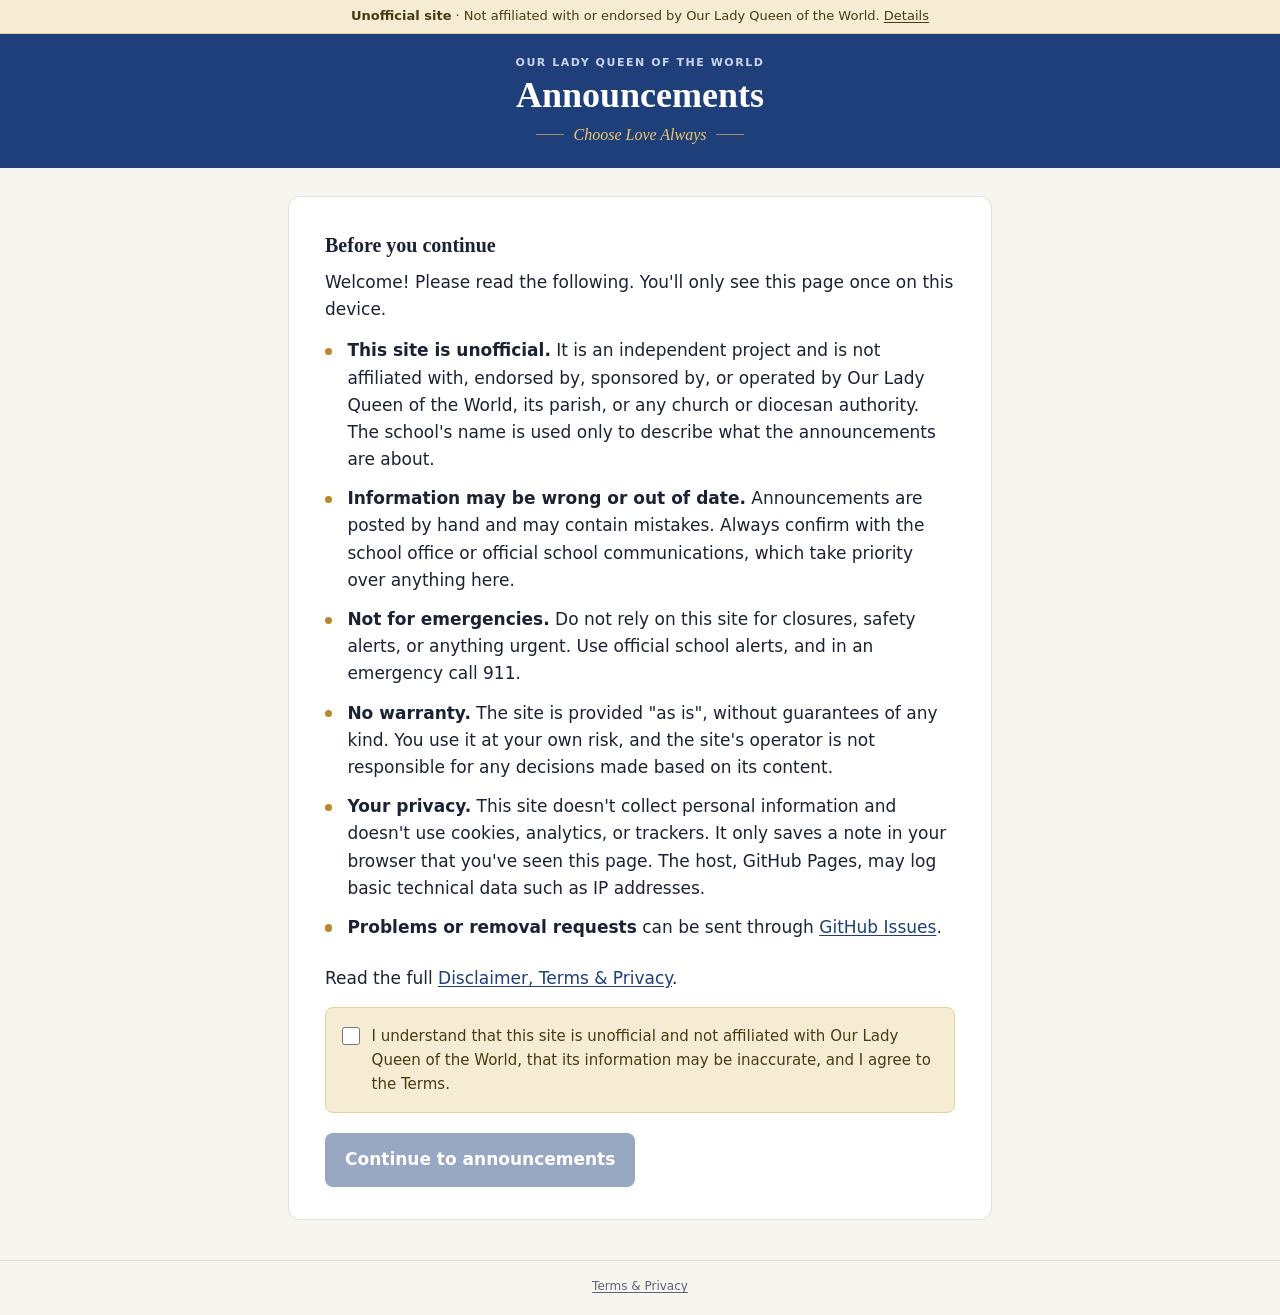
<file: index.html>
<!doctype html>
<html lang="en">
<head>
  <meta charset="utf-8">
  <meta name="viewport" content="width=device-width, initial-scale=1">
  <title>OLQW Announcements (Unofficial)</title>
  <meta name="description" content="Unofficial daily announcements for Our Lady Queen of the World. Not affiliated with or endorsed by the school.">
  <script src="assets/gate.js"></script>
  <link rel="stylesheet" href="assets/styles.css">
</head>
<body data-page="home">
  <div class="notice" role="note">
    <div class="wrap"><strong>Unofficial site</strong> · Not affiliated with or endorsed by Our Lady Queen of the World. <a href="legal.html">Details</a></div>
  </div>

  <header class="site-header">
    <div class="wrap">
      <p class="school">Our Lady Queen of the World</p>
      <h1 class="site-title"><a href="index.html">Announcements</a></h1>
      <p class="motto">Choose Love Always</p>
      <nav class="nav" aria-label="Main">
        <a href="index.html" aria-current="page">Today</a>
        <a href="past.html">Past</a>
        <a href="legal.html">Legal</a>
      </nav>
    </div>
  </header>

  <main>
    <div class="wrap">
      <h2 class="page-heading">Today's Announcements</h2>
      <noscript><p>This page needs JavaScript turned on to show announcements.</p></noscript>
      <div id="announcements" aria-live="polite"></div>
    </div>
  </main>

  <footer class="site-footer">
    <div class="wrap">
      <p>Independent and unofficial. Not affiliated with or endorsed by Our Lady Queen of the World. Information may be inaccurate, and this site is not for emergencies.</p>
      <p><a href="legal.html">Terms &amp; Privacy</a> · <a href="https://github.com/olqwh/announcements/issues" rel="noopener">Report a problem</a></p>
    </div>
  </footer>

  <script src="announcements.js"></script>
  <script src="assets/site.js"></script>
</body>
</html>
</file>
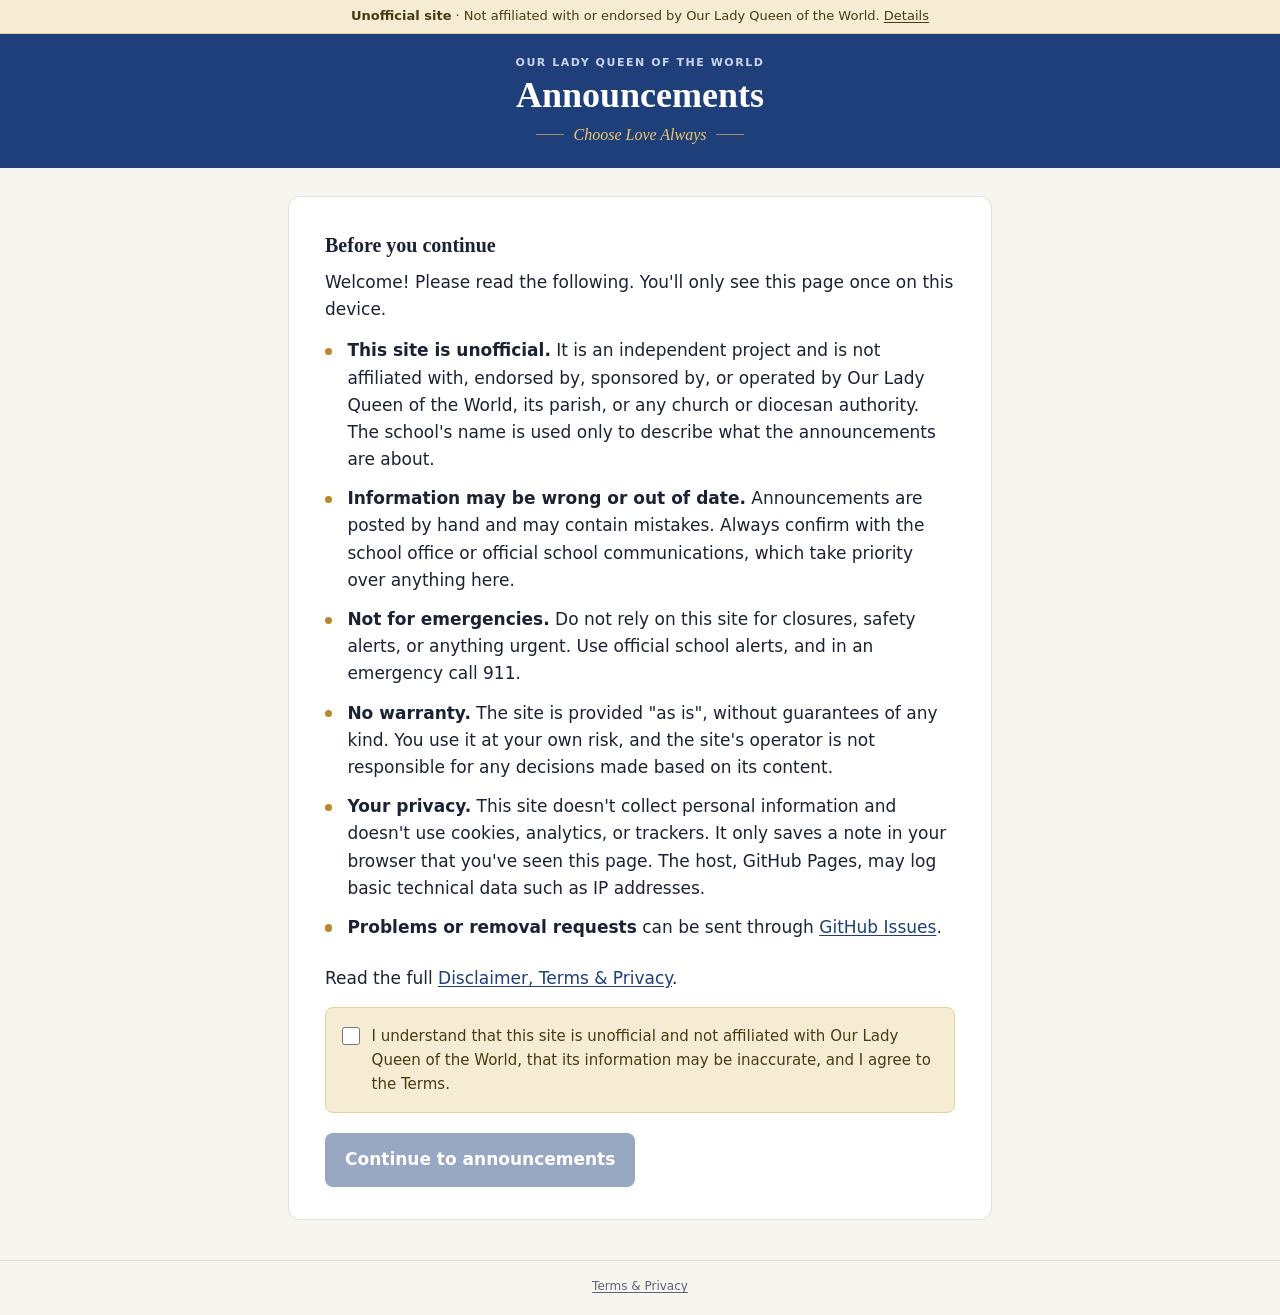
<file: intro.html>
<!doctype html>
<html lang="en">
<head>
  <meta charset="utf-8">
  <meta name="viewport" content="width=device-width, initial-scale=1">
  <title>Welcome · OLQW Announcements (Unofficial)</title>
  <meta name="description" content="Please read before continuing: this is an unofficial site, not affiliated with Our Lady Queen of the World.">
  <link rel="stylesheet" href="assets/styles.css">
</head>
<body>
  <div class="notice" role="note">
    <div class="wrap"><strong>Unofficial site</strong> · Not affiliated with or endorsed by Our Lady Queen of the World. <a href="legal.html">Details</a></div>
  </div>

  <header class="site-header">
    <div class="wrap" style="padding-bottom: 1.25rem;">
      <p class="school">Our Lady Queen of the World</p>
      <h1 class="site-title">Announcements</h1>
      <p class="motto">Choose Love Always</p>
    </div>
  </header>

  <main>
    <div class="wrap">
      <div class="intro-card prose">
        <h2>Before you continue</h2>
        <p>Welcome! Please read the following. You'll only see this page once on this device.</p>

        <ul class="points">
          <li><strong>This site is unofficial.</strong> It is an independent project and is not affiliated with, endorsed by, sponsored by, or operated by Our Lady Queen of the World, its parish, or any church or diocesan authority. The school's name is used only to describe what the announcements are about.</li>
          <li><strong>Information may be wrong or out of date.</strong> Announcements are posted by hand and may contain mistakes. Always confirm with the school office or official school communications, which take priority over anything here.</li>
          <li><strong>Not for emergencies.</strong> Do not rely on this site for closures, safety alerts, or anything urgent. Use official school alerts, and in an emergency call 911.</li>
          <li><strong>No warranty.</strong> The site is provided "as is", without guarantees of any kind. You use it at your own risk, and the site's operator is not responsible for any decisions made based on its content.</li>
          <li><strong>Your privacy.</strong> This site doesn't collect personal information and doesn't use cookies, analytics, or trackers. It only saves a note in your browser that you've seen this page. The host, GitHub Pages, may log basic technical data such as IP addresses.</li>
          <li><strong>Problems or removal requests</strong> can be sent through <a href="https://github.com/olqwh/announcements/issues" rel="noopener">GitHub Issues</a>.</li>
        </ul>

        <p>Read the full <a href="legal.html">Disclaimer, Terms &amp; Privacy</a>.</p>

        <form id="ack-form">
          <label class="agree">
            <input id="agree" type="checkbox">
            <span>I understand that this site is unofficial and not affiliated with Our Lady Queen of the World, that its information may be inaccurate, and I agree to the Terms.</span>
          </label>
          <button id="continue" class="btn" type="submit" disabled>Continue to announcements</button>
        </form>
        <noscript><p>JavaScript is required to continue.</p></noscript>
      </div>
    </div>
  </main>

  <footer class="site-footer">
    <div class="wrap">
      <p><a href="legal.html">Terms &amp; Privacy</a></p>
    </div>
  </footer>

  <script src="assets/intro.js"></script>
</body>
</html>
</file>
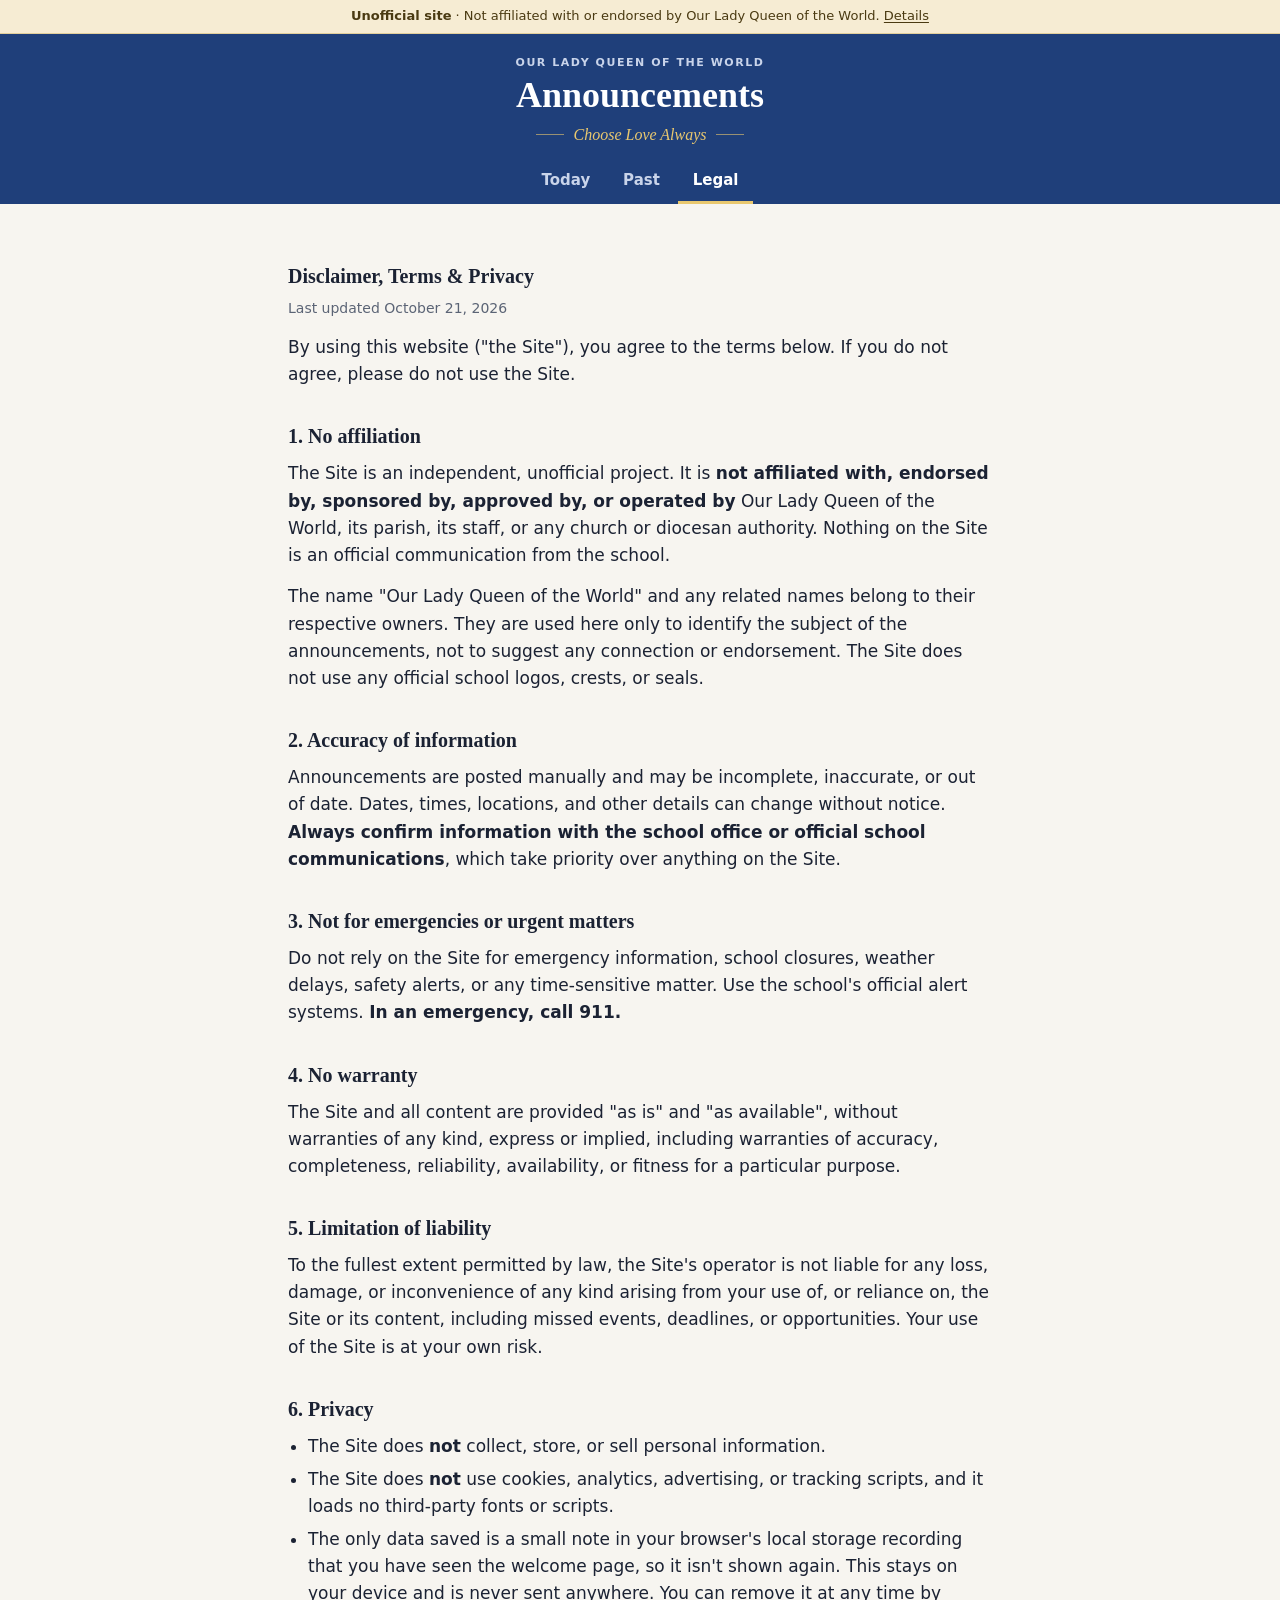
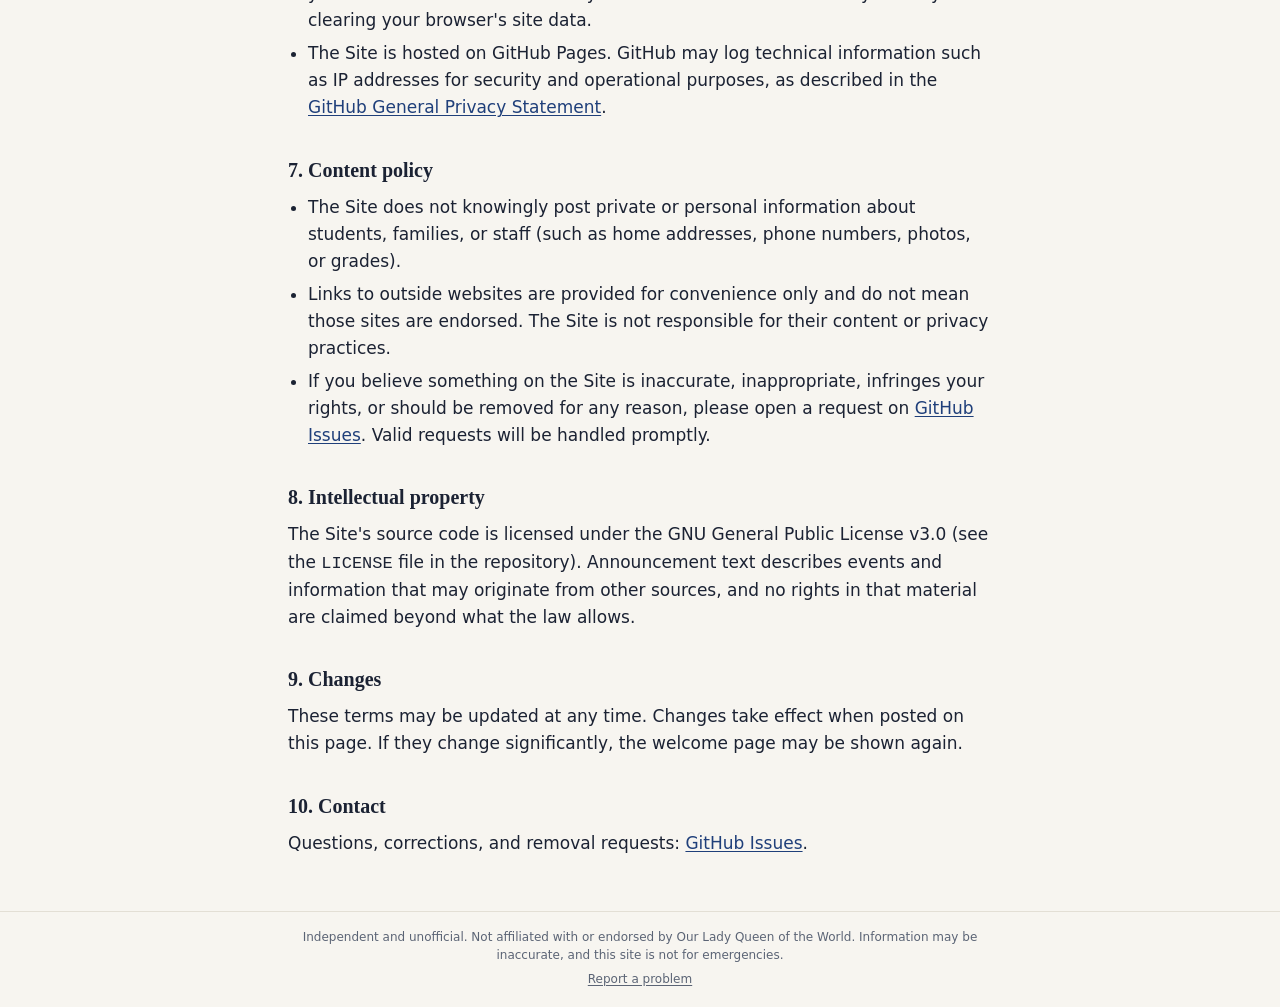
<file: legal.html>
<!doctype html>
<html lang="en">
<head>
  <meta charset="utf-8">
  <meta name="viewport" content="width=device-width, initial-scale=1">
  <title>Disclaimer, Terms &amp; Privacy · OLQW Announcements (Unofficial)</title>
  <meta name="description" content="Disclaimer, terms of use and privacy information for this unofficial announcements site.">
  <link rel="stylesheet" href="assets/styles.css">
</head>
<body>
  <div class="notice" role="note">
    <div class="wrap"><strong>Unofficial site</strong> · Not affiliated with or endorsed by Our Lady Queen of the World. <a href="legal.html">Details</a></div>
  </div>

  <header class="site-header">
    <div class="wrap">
      <p class="school">Our Lady Queen of the World</p>
      <h1 class="site-title"><a href="index.html">Announcements</a></h1>
      <p class="motto">Choose Love Always</p>
      <nav class="nav" aria-label="Main">
        <a href="index.html">Today</a>
        <a href="past.html">Past</a>
        <a href="legal.html" aria-current="page">Legal</a>
      </nav>
    </div>
  </header>

  <main>
    <div class="wrap prose">
      <h2 class="page-heading">Disclaimer, Terms &amp; Privacy</h2>
      <p class="meta">Last updated October 21, 2026</p>
      <p>By using this website ("the Site"), you agree to the terms below. If you do not agree, please do not use the Site.</p>

      <h2>1. No affiliation</h2>
      <p>The Site is an independent, unofficial project. It is <strong>not affiliated with, endorsed by, sponsored by, approved by, or operated by</strong> Our Lady Queen of the World, its parish, its staff, or any church or diocesan authority. Nothing on the Site is an official communication from the school.</p>
      <p>The name "Our Lady Queen of the World" and any related names belong to their respective owners. They are used here only to identify the subject of the announcements, not to suggest any connection or endorsement. The Site does not use any official school logos, crests, or seals.</p>

      <h2>2. Accuracy of information</h2>
      <p>Announcements are posted manually and may be incomplete, inaccurate, or out of date. Dates, times, locations, and other details can change without notice. <strong>Always confirm information with the school office or official school communications</strong>, which take priority over anything on the Site.</p>

      <h2>3. Not for emergencies or urgent matters</h2>
      <p>Do not rely on the Site for emergency information, school closures, weather delays, safety alerts, or any time-sensitive matter. Use the school's official alert systems. <strong>In an emergency, call 911.</strong></p>

      <h2>4. No warranty</h2>
      <p>The Site and all content are provided "as is" and "as available", without warranties of any kind, express or implied, including warranties of accuracy, completeness, reliability, availability, or fitness for a particular purpose.</p>

      <h2>5. Limitation of liability</h2>
      <p>To the fullest extent permitted by law, the Site's operator is not liable for any loss, damage, or inconvenience of any kind arising from your use of, or reliance on, the Site or its content, including missed events, deadlines, or opportunities. Your use of the Site is at your own risk.</p>

      <h2>6. Privacy</h2>
      <ul>
        <li>The Site does <strong>not</strong> collect, store, or sell personal information.</li>
        <li>The Site does <strong>not</strong> use cookies, analytics, advertising, or tracking scripts, and it loads no third-party fonts or scripts.</li>
        <li>The only data saved is a small note in your browser's local storage recording that you have seen the welcome page, so it isn't shown again. This stays on your device and is never sent anywhere. You can remove it at any time by clearing your browser's site data.</li>
        <li>The Site is hosted on GitHub Pages. GitHub may log technical information such as IP addresses for security and operational purposes, as described in the <a href="https://docs.github.com/en/site-policy/privacy-policies/github-general-privacy-statement" rel="noopener">GitHub General Privacy Statement</a>.</li>
      </ul>

      <h2>7. Content policy</h2>
      <ul>
        <li>The Site does not knowingly post private or personal information about students, families, or staff (such as home addresses, phone numbers, photos, or grades).</li>
        <li>Links to outside websites are provided for convenience only and do not mean those sites are endorsed. The Site is not responsible for their content or privacy practices.</li>
        <li>If you believe something on the Site is inaccurate, inappropriate, infringes your rights, or should be removed for any reason, please open a request on <a href="https://github.com/olqwh/announcements/issues" rel="noopener">GitHub Issues</a>. Valid requests will be handled promptly.</li>
      </ul>

      <h2>8. Intellectual property</h2>
      <p>The Site's source code is licensed under the GNU General Public License v3.0 (see the <code>LICENSE</code> file in the repository). Announcement text describes events and information that may originate from other sources, and no rights in that material are claimed beyond what the law allows.</p>

      <h2>9. Changes</h2>
      <p>These terms may be updated at any time. Changes take effect when posted on this page. If they change significantly, the welcome page may be shown again.</p>

      <h2>10. Contact</h2>
      <p>Questions, corrections, and removal requests: <a href="https://github.com/olqwh/announcements/issues" rel="noopener">GitHub Issues</a>.</p>
    </div>
  </main>

  <footer class="site-footer">
    <div class="wrap">
      <p>Independent and unofficial. Not affiliated with or endorsed by Our Lady Queen of the World. Information may be inaccurate, and this site is not for emergencies.</p>
      <p><a href="https://github.com/olqwh/announcements/issues" rel="noopener">Report a problem</a></p>
    </div>
  </footer>
</body>
</html>
</file>
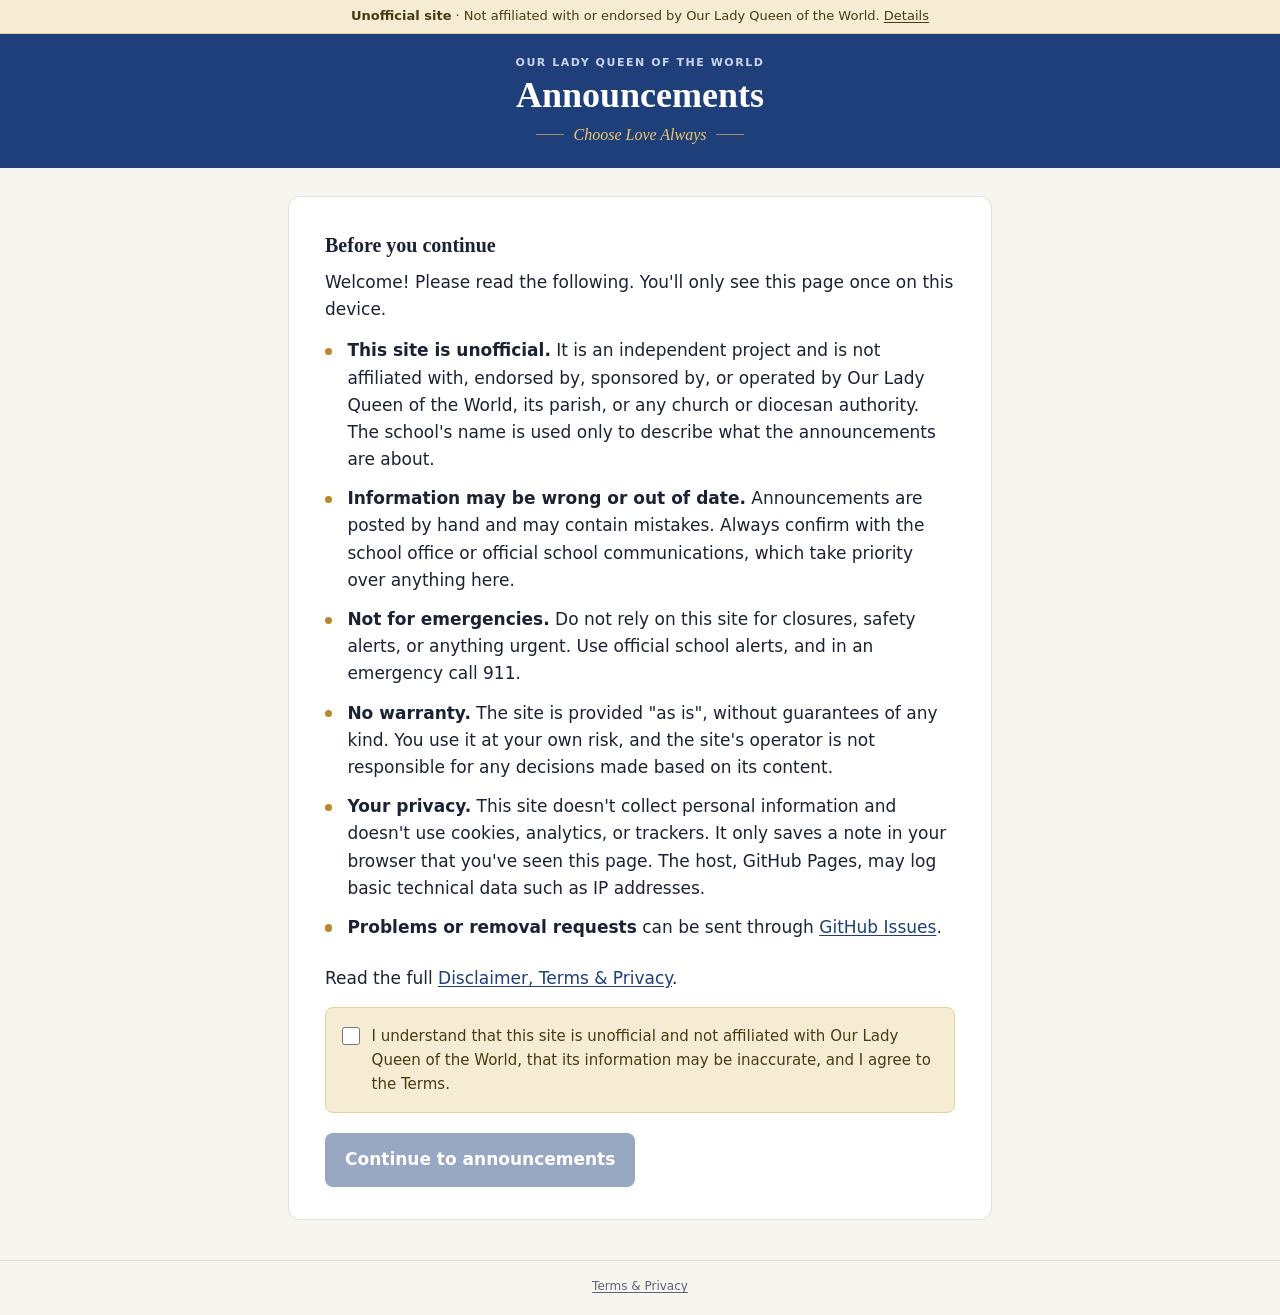
<file: past.html>
<!doctype html>
<html lang="en">
<head>
  <meta charset="utf-8">
  <meta name="viewport" content="width=device-width, initial-scale=1">
  <title>Past Announcements · OLQW (Unofficial)</title>
  <meta name="description" content="Archive of unofficial announcements for Our Lady Queen of the World. Not affiliated with or endorsed by the school.">
  <script src="assets/gate.js"></script>
  <link rel="stylesheet" href="assets/styles.css">
</head>
<body data-page="past">
  <div class="notice" role="note">
    <div class="wrap"><strong>Unofficial site</strong> · Not affiliated with or endorsed by Our Lady Queen of the World. <a href="legal.html">Details</a></div>
  </div>

  <header class="site-header">
    <div class="wrap">
      <p class="school">Our Lady Queen of the World</p>
      <h1 class="site-title"><a href="index.html">Announcements</a></h1>
      <p class="motto">Choose Love Always</p>
      <nav class="nav" aria-label="Main">
        <a href="index.html">Today</a>
        <a href="past.html" aria-current="page">Past</a>
        <a href="legal.html">Legal</a>
      </nav>
    </div>
  </header>

  <main>
    <div class="wrap">
      <h2 class="page-heading">Past Announcements</h2>
      <noscript><p>This page needs JavaScript turned on to show announcements.</p></noscript>
      <label class="search">
        <span>Search past announcements</span>
        <input id="search" type="search" autocomplete="off" placeholder="Type a word, e.g. a club or event">
      </label>
      <div id="announcements" aria-live="polite"></div>
    </div>
  </main>

  <footer class="site-footer">
    <div class="wrap">
      <p>Independent and unofficial. Not affiliated with or endorsed by Our Lady Queen of the World. Information may be inaccurate, and this site is not for emergencies.</p>
      <p><a href="legal.html">Terms &amp; Privacy</a> · <a href="https://github.com/olqwh/announcements/issues" rel="noopener">Report a problem</a></p>
    </div>
  </footer>

  <script src="announcements.js"></script>
  <script src="assets/site.js"></script>
</body>
</html>
</file>
<file: assets/styles.css>
:root {
  --bg: #f7f5f0;
  --surface: #ffffff;
  --ink: #1b2233;
  --muted: #5b6475;
  --border: #e3dfd5;
  --accent: #1f3f7a;
  --header-bg: #1f3f7a;
  --header-ink: #ffffff;
  --header-muted: #c9d4ea;
  --gold: #b8892b;
  --motto: #e9c86f;
  --notice-bg: #f6ecd3;
  --notice-ink: #4a3a12;
  --notice-border: #e2cf9c;
  --focus: #b8892b;

  --serif: "Iowan Old Style", "Palatino Linotype", Palatino, Georgia, "Times New Roman", serif;
  --sans: system-ui, -apple-system, "Segoe UI", Roboto, "Helvetica Neue", Arial, sans-serif;
}

@media (prefers-color-scheme: dark) {
  :root:not([data-theme="light"]) {
    --bg: #0f1524;
    --surface: #182036;
    --ink: #e8ebf2;
    --muted: #a2abbd;
    --border: #2a3350;
    --accent: #9db8ee;
    --header-bg: #13234a;
    --header-ink: #ffffff;
    --header-muted: #aebcdb;
    --gold: #d9b45a;
    --motto: #e3c26a;
    --notice-bg: #2b2615;
    --notice-ink: #f0e2bb;
    --notice-border: #4d4220;
    --focus: #d9b45a;
  }
}

:root[data-theme="dark"] {
  --bg: #0f1524;
  --surface: #182036;
  --ink: #e8ebf2;
  --muted: #a2abbd;
  --border: #2a3350;
  --accent: #9db8ee;
  --header-bg: #13234a;
  --header-ink: #ffffff;
  --header-muted: #aebcdb;
  --gold: #d9b45a;
  --motto: #e3c26a;
  --notice-bg: #2b2615;
  --notice-ink: #f0e2bb;
  --notice-border: #4d4220;
  --focus: #d9b45a;
}

*, *::before, *::after { box-sizing: border-box; }

html { -webkit-text-size-adjust: 100%; }

body {
  margin: 0;
  min-height: 100vh;
  display: flex;
  flex-direction: column;
  background: var(--bg);
  color: var(--ink);
  font-family: var(--sans);
  font-size: 1.0625rem;
  line-height: 1.6;
}

a { color: var(--accent); text-underline-offset: 2px; }
a:focus-visible, button:focus-visible, input:focus-visible {
  outline: 3px solid var(--focus);
  outline-offset: 2px;
}

.wrap {
  width: 100%;
  max-width: 46rem;
  margin: 0 auto;
  padding: 0 16px;
}

/* Unaffiliation notice */
.notice {
  background: var(--notice-bg);
  color: var(--notice-ink);
  border-bottom: 1px solid var(--notice-border);
  font-size: 0.8125rem;
  line-height: 1.45;
  text-align: center;
}
.notice .wrap { padding-top: 0.45rem; padding-bottom: 0.45rem; }
.notice strong { font-weight: 700; }
.notice a { color: inherit; }

/* Header */
.site-header {
  background: var(--header-bg);
  color: var(--header-ink);
  text-align: center;
}
.site-header .wrap { padding-top: 1.25rem; padding-bottom: 0; }
.school {
  margin: 0;
  font-family: var(--sans);
  font-size: 0.6875rem;
  font-weight: 600;
  letter-spacing: 0.14em;
  text-transform: uppercase;
  color: var(--header-muted);
}
.site-title {
  margin: 0.2rem 0 0;
  font-family: var(--serif);
  font-weight: 600;
  font-size: clamp(1.625rem, 6vw, 2.25rem);
  line-height: 1.15;
}
.site-title a { color: inherit; text-decoration: none; }
.motto {
  display: flex;
  align-items: center;
  justify-content: center;
  gap: 0.6rem;
  margin: 0.35rem 0 0;
  font-family: var(--serif);
  font-style: italic;
  font-size: 1rem;
  color: var(--motto);
}
.motto::before, .motto::after {
  content: "";
  width: 1.75rem;
  height: 1px;
  background: currentColor;
  opacity: 0.6;
}

.nav {
  display: flex;
  justify-content: center;
  gap: 0.25rem;
  margin-top: 0.75rem;
}
.nav a {
  padding: 0.55rem 0.9rem;
  color: var(--header-muted);
  text-decoration: none;
  font-weight: 600;
  font-size: 0.9375rem;
  border-bottom: 3px solid transparent;
}
.nav a:hover { color: var(--header-ink); }
.nav a[aria-current="page"] {
  color: var(--header-ink);
  border-bottom-color: var(--motto);
}

/* Main */
main { flex: 1; padding: 1.75rem 0 2.5rem; }

.page-heading {
  margin: 0 0 1rem;
  font-family: var(--serif);
  font-weight: 600;
  font-size: 1.5rem;
  line-height: 1.25;
}

.note {
  margin: 0 0 1.25rem;
  padding: 0.75rem 1rem;
  border-left: 3px solid var(--gold);
  background: var(--surface);
  color: var(--muted);
  font-size: 0.9375rem;
}

.day + .day { margin-top: 2.5rem; }
.day-heading {
  margin: 0 0 0.85rem;
  padding-bottom: 0.5rem;
  border-bottom: 1px solid var(--border);
  font-family: var(--serif);
  font-weight: 600;
  font-size: 1.25rem;
  color: var(--ink);
}

.cards { display: grid; gap: 0.85rem; }
.card {
  background: var(--surface);
  border: 1px solid var(--border);
  border-radius: 10px;
  padding: 1.1rem 1.25rem;
}
.card-title {
  margin: 0;
  font-size: 1.0625rem;
  font-weight: 650;
  line-height: 1.35;
}
.card-body {
  margin: 0.4rem 0 0;
  white-space: pre-line;
  overflow-wrap: anywhere;
}
.card-title + .card-body { color: var(--ink); }
.card > :first-child { margin-top: 0; }

.empty {
  text-align: center;
  padding: 1.75rem 1rem;
  border: 1px dashed var(--border);
  border-radius: 10px;
  color: var(--muted);
}
.empty-title { margin: 0; font-size: 1rem; font-weight: 600; color: var(--ink); }
.empty-text { margin: 0.2rem 0 0; font-size: 0.9375rem; }

.search {
  display: block;
  margin: 0 0 2rem;
}
.search span {
  display: block;
  margin-bottom: 0.35rem;
  font-size: 0.875rem;
  font-weight: 600;
  color: var(--muted);
}
.search input {
  width: 100%;
  padding: 0.7rem 0.9rem;
  font: inherit;
  color: var(--ink);
  background: var(--surface);
  border: 1px solid var(--border);
  border-radius: 8px;
}
.search input:disabled { opacity: 0.6; }

/* Prose (legal + intro) */
.prose h2 {
  margin: 2rem 0 0.5rem;
  font-family: var(--serif);
  font-weight: 600;
  font-size: 1.25rem;
}
.prose p, .prose ul { margin: 0 0 0.9rem; }
.prose ul { padding-left: 1.25rem; }
.prose li + li { margin-top: 0.35rem; }
.meta { color: var(--muted); font-size: 0.875rem; }

/* Intro */
.intro-card {
  background: var(--surface);
  border: 1px solid var(--border);
  border-radius: 12px;
  padding: 1.5rem 1.25rem;
}
@media (min-width: 600px) {
  .intro-card { padding: 2rem 2.25rem; }
}
.intro-card h2:first-child { margin-top: 0; }
.points { list-style: none; padding: 0 !important; margin: 0 0 1.5rem !important; }
.points li {
  position: relative;
  padding-left: 1.4rem;
}
.points li::before {
  content: "";
  position: absolute;
  left: 0;
  top: 0.62em;
  width: 0.45rem;
  height: 0.45rem;
  border-radius: 50%;
  background: var(--gold);
}
.points li + li { margin-top: 0.75rem !important; }

.agree {
  display: flex;
  gap: 0.7rem;
  align-items: flex-start;
  padding: 1rem;
  margin: 0 0 1.25rem;
  background: var(--notice-bg);
  color: var(--notice-ink);
  border: 1px solid var(--notice-border);
  border-radius: 8px;
  cursor: pointer;
  font-size: 0.9375rem;
}
.agree input { width: 1.15rem; height: 1.15rem; margin: 0.2rem 0 0; flex: none; accent-color: var(--gold); }

.btn {
  display: inline-block;
  width: 100%;
  padding: 0.85rem 1.25rem;
  font: inherit;
  font-weight: 650;
  color: #ffffff;
  background: #1f3f7a;
  border: 0;
  border-radius: 8px;
  cursor: pointer;
}
.btn:disabled { opacity: 0.45; cursor: not-allowed; }
@media (min-width: 600px) { .btn { width: auto; } }

noscript p {
  margin: 0 0 1.25rem;
  padding: 0.75rem 1rem;
  border: 1px solid var(--notice-border);
  background: var(--notice-bg);
  color: var(--notice-ink);
  border-radius: 8px;
}

/* Footer */
.site-footer {
  border-top: 1px solid var(--border);
  color: var(--muted);
  font-size: 0.75rem;
  line-height: 1.5;
  text-align: center;
}
.site-footer .wrap { padding-top: 1rem; padding-bottom: 1.25rem; }
.site-footer p { margin: 0 0 0.35rem; }
.site-footer p:last-child { margin-bottom: 0; }
.site-footer a { color: var(--muted); }
</file>
